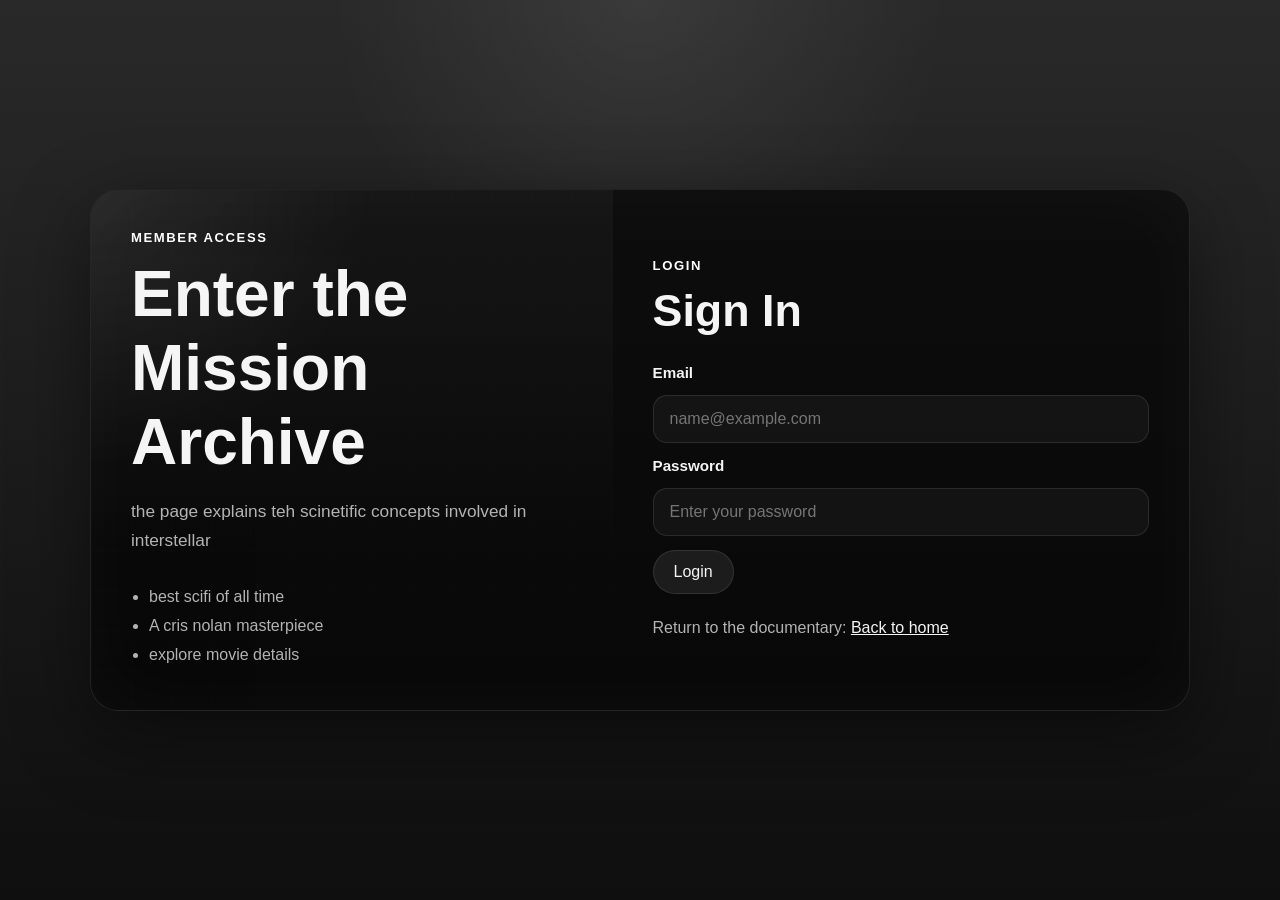
<file: login.html>
<!DOCTYPE html>
<html lang="en">
<head>
    <meta charset="UTF-8">
    <meta name="viewport" content="width=device-width, initial-scale=1.0">
    <title>Interstellar Login</title>
    <link rel="stylesheet" href="style.css">
</head>
<body class="login-body">
    <main class="login-shell">
        <section class="login-card">
            <div class="login-panel">
                <p class="eyebrow">Member Access</p>
                <h1 class="login-title">Enter the Mission Archive</h1>
                <p class="lead">
                 the page explains teh scinetific concepts involved in interstellar
                </p>
                <ul class="login-list">
                    <li>best scifi of all time</li>
                    <li>A cris nolan masterpiece</li>
                    <li>explore movie details</li>
                </ul>
            </div>

            <div class="login-form-wrap">
                <div>
                    <p class="section-tag">Login</p>
                    <h2>Sign In</h2>
                    <p class="form-note"></p>
                </div>

                <form class="login-form" action="#" method="post">
                    <label for="login-email">Email</label>
                    <input id="login-email" name="email" type="email" placeholder="name@example.com" required>

                    <label for="login-password">Password</label>
                    <input id="login-password" name="password" type="password" placeholder="Enter your password" required>

                    <button class="submit-button" type="submit">Login</button>
                </form>

                <p class="form-note">
                    Return to the documentary:
                    <a class="text-link" href="index.html">Back to home</a>
                </p>
            </div>
        </section>
    </main>
    <script src="script.js"></script>
</body>
</html>
</file>
<file: style.css>
:root {
    --panel: #0a0a0a;
    --text: #f5f5f5;
    --muted: #b3b3b3;
    --line: rgba(255, 255, 255, 0.1);
    --accent: #ffffff;
}

* {
    box-sizing: border-box;
}

body {
    margin: 0;
    font-family: Arial, Helvetica, sans-serif;
    color: var(--text);
    background: #000;
   
    position: relative;
}


.page-background-video {
    position: fixed;
    inset: 0;
    width: 100%;
    height: 100%;
    object-fit: cover;
    z-index: -2;
    background: #000;
}

img,
video {
    max-width: 100%;
}

.container {
    width: min(1320px, calc(100% - 28px));
    margin: 0 auto;
}

.hero {
    padding: 88px 0 70px;
    border-bottom: 1px solid var(--line);
    position: relative;
    overflow: hidden;
    backdrop-filter: blur(2px);
}



.eyebrow,
.section-tag {
    margin: 0 0 12px;
    color: var(--accent);
    font-size: 0.82rem;
    font-weight: 700;
    letter-spacing: 0.12em;
    text-transform: uppercase;
}

h1,
h2,
h3 {
    margin-top: 0;
}

h1 {
    font-size: clamp(2.8rem, 6vw, 4.6rem);
    margin-bottom: 16px;
}

h2 {
    font-size: clamp(2rem, 4vw, 2.8rem);
    margin-bottom: 16px;
}

.lead,
.text-block p {
    color: var(--muted);
    line-height: 1.7;
}

.lead {
    max-width: 700px;
    font-size: 1.08rem;
}

.hero-layout {
    display: grid;
    grid-template-columns: minmax(0, 1fr) minmax(520px, 760px);
    gap: 42px;
    align-items: center;
}

.hero-copy {
    position: relative;
    z-index: 1;
}

.hero-video-frame {
    position: relative;
    min-height: 760px;
    border: 1px solid var(--line);
    border-radius: 28px;
    overflow: hidden;
    background: #050505;
        
}

.hero-video-frame video {
    display: block;
    width: 100%;
    height: 760px;
    object-fit: cover;
    background: #000;
}

.watch-button {
    display: inline-block;
    padding: 10px 16px;
    border: 1px solid var(--line);
    border-radius: 999px;
    color: var(--text);
    text-decoration: none;
    background: rgba(255, 255, 255, 0.03);

    margin-top: 18px;
    background: rgba(255, 255, 255, 0.05);
}

.doc-section {
    padding: 70px 0;
}


.section-grid {
    display: grid;
    grid-template-columns: 1.05fr 1.15fr;
    gap: 28px;
    align-items: center;
}



.text-block,
.video-frame {
    border: 1px solid var(--line);
    background: var(--panel);
    border-radius: 20px;
}

.text-block {
    padding: 28px;
}

.image-slot {
    width: 100%;
}

.video-frame {
    overflow: hidden;
    background: #000;
    min-height: 520px;
}

.video-frame video {
    display: block;
    width: 100%;
    min-height: 520px;
    height: 100%;
    object-fit: cover;
    background: #000;
}

.tesseract-video-frame {
    overflow: hidden;
    background: #000;
    border: 1px solid var(--line);
    border-radius: 20px;
    min-height: 680px;
}

.tesseract-video-frame video {
    display: block;
    width: 100%;
    min-height: 680px;
    height: 100%;
    object-fit: cover;
    background: #000;
}

.endurance-video-frame {
    overflow: hidden;
    background: #000;
    border: 1px solid var(--line);
    border-radius: 20px;
    min-height: 680px;
}

.endurance-video-frame video {
    display: block;
    width: 100%;
    min-height: 680px;
    height: 100%;
    object-fit: cover;
    background: #000;
}

.wide-video-frame {
    overflow: hidden;
    background: #000;
    border: 1px solid var(--line);
    border-radius: 20px;
    min-height: 720px;
}

.wide-video-frame video {
    display: block;
    width: 100%;
    min-height: 720px;
    height: 100%;
    object-fit: cover;
    background: #000;
}

.award-summary-grid {
    display: grid;



    
    grid-template-columns: minmax(300px, 0.78fr) minmax(0, 1.22fr);
    gap: 28px;
    align-items: stretch;
    margin-top: 28px;
}

.award-image-frame,
.award-image-frame img {
    min-height: 560px;
}

.award-card-grid {
    display: grid;
    grid-template-columns: repeat(2, minmax(0, 1fr));
    gap: 16px;
    margin-top: 22px;
}

.award-card {
    padding: 20px;
    border: 1px solid var(--line);
    border-radius: 18px;
    background: rgba(255, 255, 255, 0.03);
}

.award-card h4 {
    margin: 0 0 12px;
    font-size: 1.1rem;
}

.award-card p {
    margin: 0 0 10px;
    color: var(--muted);
    line-height: 1.7;
}



.director-frame {
    overflow: hidden;
    background: #000;
    border: 1px solid var(--line);
    border-radius: 20px;
    min-height: 680px;
}

.director-frame img {
    display: block;
    width: 100%;
    min-height: 680px;
    height: 100%;
    object-fit: cover;
}

.watch-movie-only {
    display: flex;
    justify-content: center;
}

.actor-grid {
    display: grid;
    grid-template-columns: repeat(3, 1fr);
    gap: 24px;
}

.actor-card {
    display: grid;
    gap: 16px;
}

.actor-card h3 {
    margin-bottom: 10px;
}

.miller-copy {
    margin-top: 24px;
}

.review-layout {
    display: grid;
    grid-template-columns: minmax(0, 0.85fr) minmax(0, 1.15fr);
    gap: 28px;
    align-items: start;
}

.review-copy {
    position: sticky;
    top: 24px;
}

.review-form {
    display: grid;
    gap: 14px;
    padding: 28px;
    border: 1px solid var(--line);
    border-radius: 20px;
    background: var(--panel);
}

.review-form label {
    font-size: 0.95rem;
    font-weight: 700;
}

.review-form input,
.review-form select,
.review-form textarea {
    width: 100%;
    padding: 14px 16px;
    border: 1px solid var(--line);
    border-radius: 14px;
    background: rgba(255, 255, 255, 0.04);
    color: var(--text);
    font: inherit;
}

.review-form textarea {
    resize: vertical;
    min-height: 160px;
}

.submit-button {
    justify-self: start;
    padding: 12px 20px;
    border: 1px solid var(--line);
    border-radius: 999px;
    background: rgba(255, 255, 255, 0.08);
    color: var(--text);
    font: inherit;
    cursor: pointer;
}

.login-body {
    min-height: 100vh;
    display: grid;
    place-items: center;
    padding: 32px 16px;
    background:
        radial-gradient(circle at top, rgba(255, 255, 255, 0.08), transparent 28%),
        linear-gradient(180deg, rgba(0, 0, 0, 0.84), rgba(5, 5, 5, 0.96));
}

.login-shell {
    width: min(1100px, 100%);
}

.login-card {
    display: grid;
    grid-template-columns: minmax(0, 0.95fr) minmax(0, 1.05fr);
    overflow: hidden;
    border: 1px solid var(--line);
    border-radius: 28px;
    background:
        linear-gradient(180deg, rgba(255, 255, 255, 0.03), rgba(255, 255, 255, 0.01)),
        #050505;
    box-shadow:
        inset 0 0 80px rgba(255, 255, 255, 0.03),
        0 24px 80px rgba(0, 0, 0, 0.45);
}

.login-panel,
.login-form-wrap {
    padding: 40px;
}

.login-panel {
    position: relative;
    background:
        radial-gradient(circle at top left, rgba(255, 255, 255, 0.08), transparent 38%),
        linear-gradient(180deg, rgba(255, 255, 255, 0.04), transparent 70%);
}

.login-panel::before {
    content: "";
    position: absolute;
    inset: 0;
    background-image:
        linear-gradient(rgba(255, 255, 255, 0.04) 1px, transparent 1px),
        linear-gradient(90deg, rgba(255, 255, 255, 0.04) 1px, transparent 1px);
    background-size: 40px 40px;
    opacity: 0.15;
    pointer-events: none;
}

.login-panel > * {
    position: relative;
    z-index: 1;
}

.login-title {
    margin-bottom: 16px;
    font-size: clamp(2.4rem, 5vw, 4rem);
}

.login-list {
    margin: 28px 0 0;
    padding-left: 18px;
    color: var(--muted);
    line-height: 1.8;
}

.login-form-wrap {
    display: grid;
    align-content: center;
    gap: 20px;
}

.login-form-wrap h2 {
    margin-bottom: 8px;
}

.login-form {
    display: grid;
    gap: 14px;
}

.login-form label {
    font-size: 0.95rem;
    font-weight: 700;
}

.login-form input {
    width: 100%;
    padding: 14px 16px;
    border: 1px solid var(--line);
    border-radius: 14px;
    background: rgba(255, 255, 255, 0.04);
    color: var(--text);
    font: inherit;
}

.form-note {
    margin: 0;
    color: var(--muted);
    line-height: 1.7;
}

.text-link {
    color: var(--text);
}



@media (max-width: 980px) {
    .hero {
        padding: 64px 0 56px;
    }

    .hero-layout,
    .section-grid,
    .award-summary-grid,
    .review-layout,
    .actor-grid,
    .login-card {
        grid-template-columns: 1fr;
    }

    .section-grid.reverse > :first-child,
    .section-grid.reverse > :last-child {
        order: initial;
    }

    .hero-video-frame,
    .video-frame,
    .tesseract-video-frame,
    .endurance-video-frame,
    .wide-video-frame,
    .director-frame,
    .hero-video-frame video,
    .video-frame video,
    .tesseract-video-frame video,
    .endurance-video-frame video,
    .wide-video-frame video,
    .director-frame img {
        min-height: 420px;
    }

    .hero-video-frame video {
        height: 420px;
    }

    .award-card-grid {
        grid-template-columns: 1fr;
    }

    .review-copy {
        position: static;
    }

    
    .login-panel,
    .login-form-wrap {
        padding: 28px;
    }
}

@media (max-width: 640px) {
    .container {
        width: min(1320px, calc(100% - 20px));
    }

    .doc-section {
        padding: 56px 0;
    }

    .text-block,
    .review-form,
    .login-panel,
    .login-form-wrap {
        padding: 22px;
    }

    .hero-video-frame,
    .video-frame,
    .tesseract-video-frame,
    .endurance-video-frame,
    .wide-video-frame,
    .director-frame,
    .hero-video-frame video,
    .video-frame video,
    .tesseract-video-frame video,
    .endurance-video-frame video,
    .wide-video-frame video,
    .director-frame img {
        min-height: 300px;
    }

    .hero-video-frame video {
        height: 300px;
    }

    .submit-button,
    .watch-button {
        width: 100%;
        text-align: center;
    }

}
</file>
